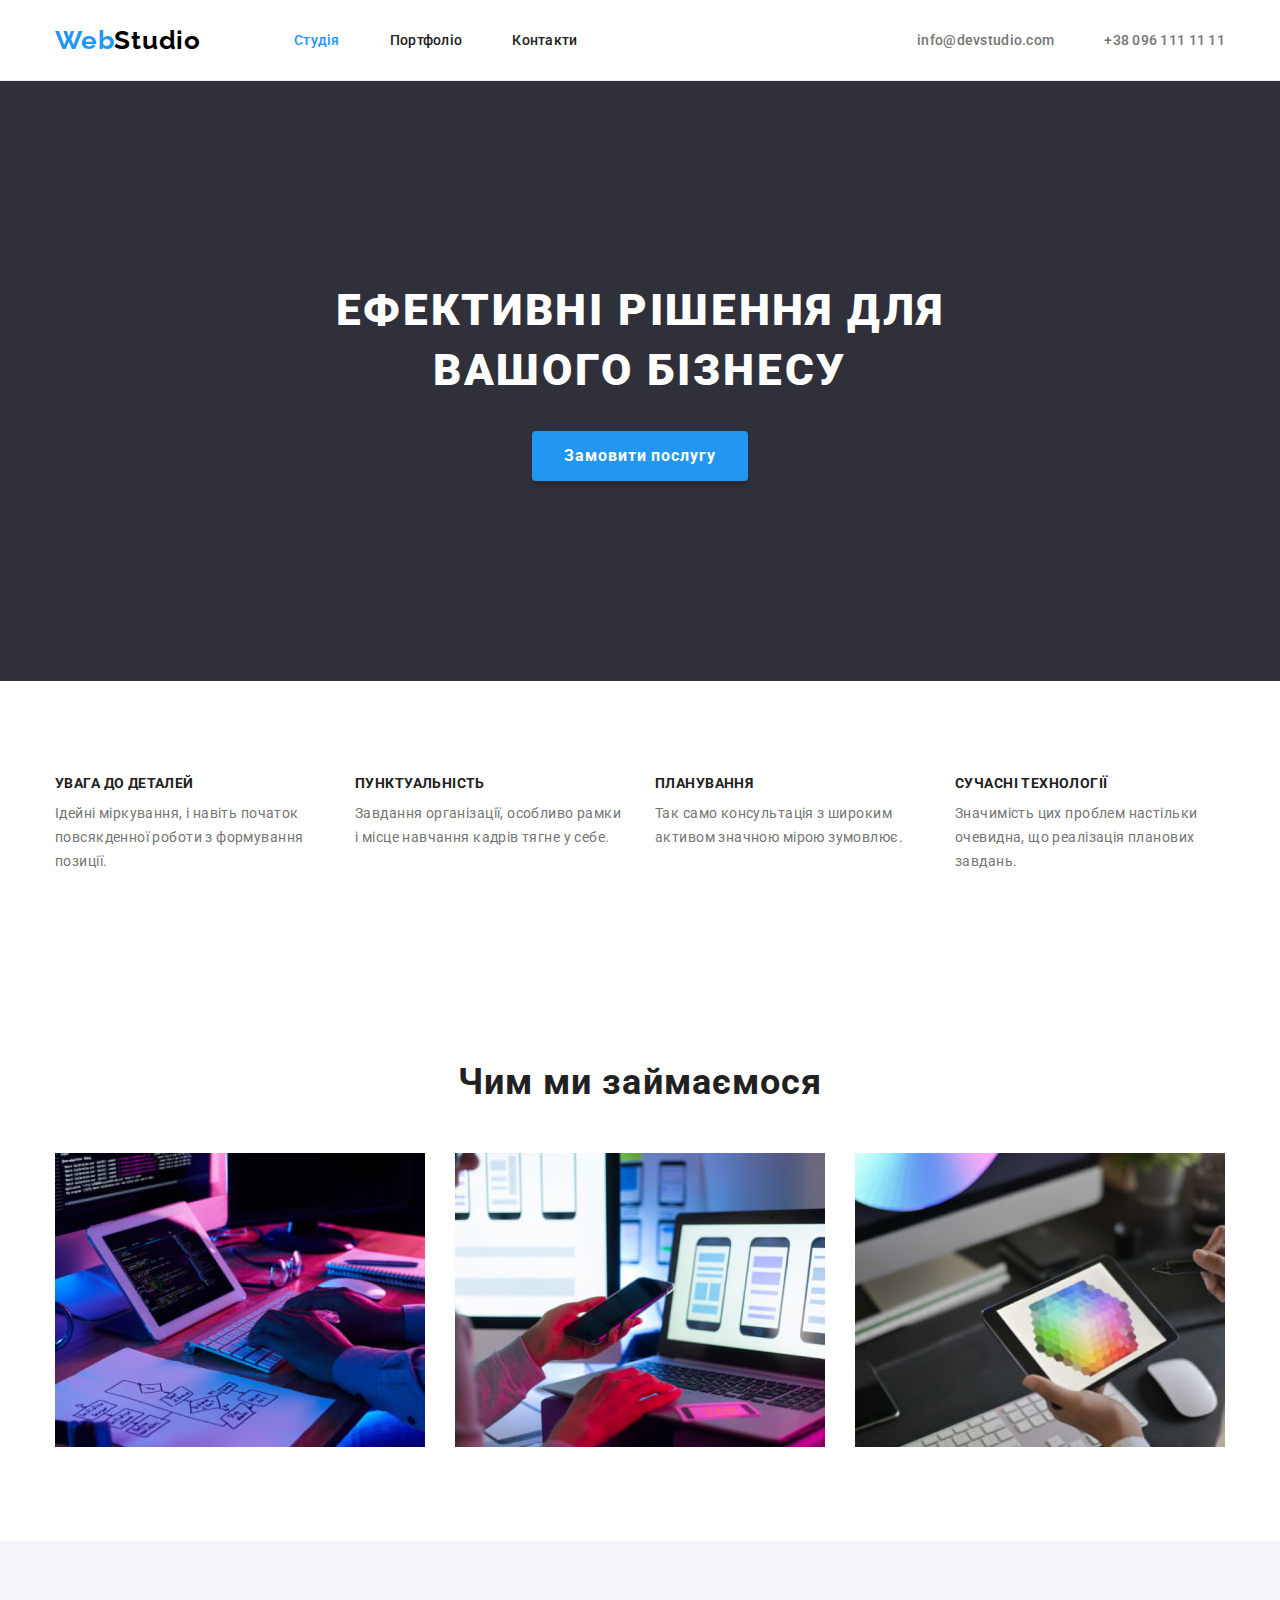
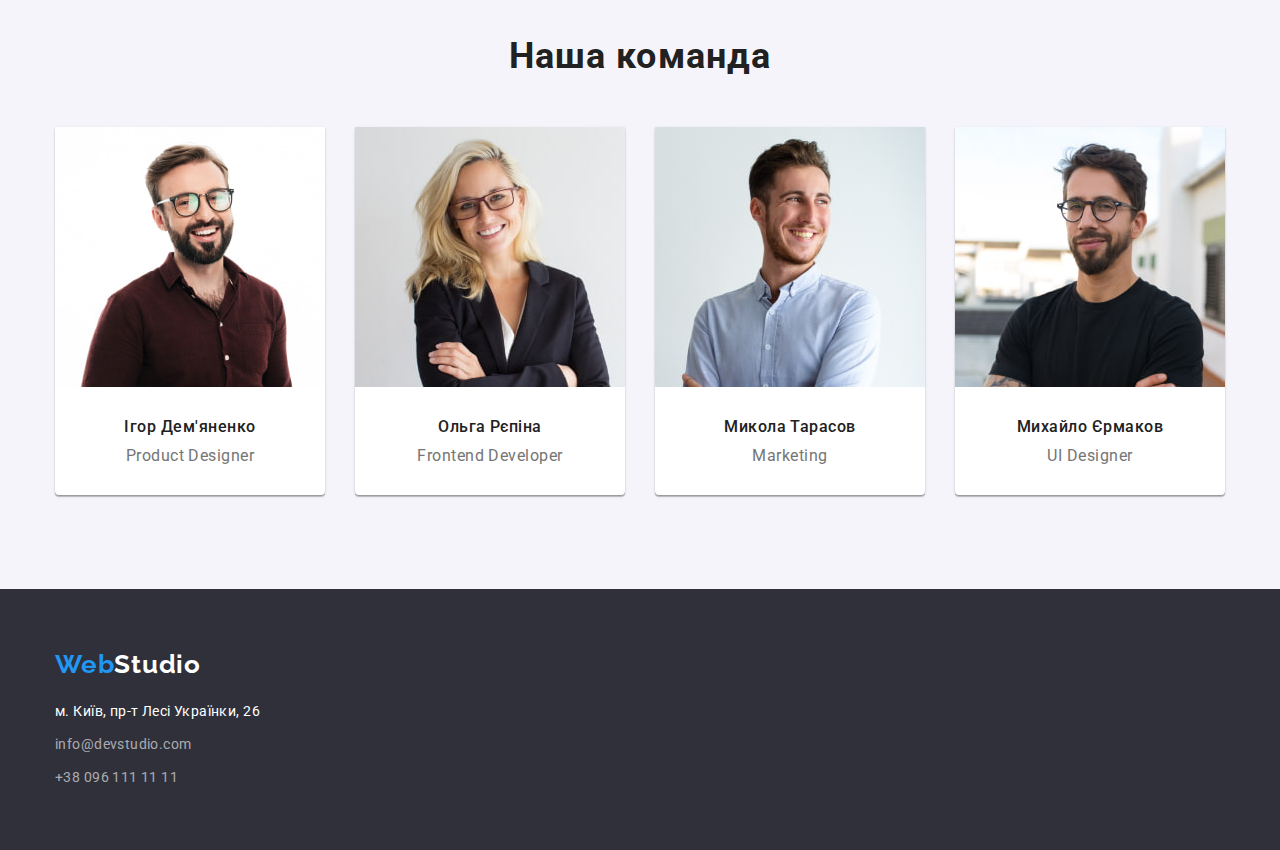
<file: index.html>
<!DOCTYPE html>
<html lang="en">
<head>
    <meta charset="UTF-8">
    <meta http-equiv="X-UA-Compatible" content="IE=edge">
    <meta name="viewport" content="width=device-width, initial-scale=1.0">
    <link rel="preconnect" href="https://fonts.googleapis.com">
    <link rel="preconnect" href="https://fonts.gstatic.com" crossorigin>
    <link href="https://fonts.googleapis.com/css2?family=Raleway:wght@700&family=Roboto:wght@400;500;700;900&display=swap" rel="stylesheet">
    <link rel="stylesheet" href="./css/modern-normalize.css">
    <link rel="stylesheet" href="./css/styles.css">
    <title>WebStudio</title>
</head>
<body>    
    
        <!-- Head -->
        <header class="header">
            <div class="container header-container">
            <!-- Name -->            
                <a class="web-logo" href="./index.html">Web<span class="studio-logo">Studio</span></a>          
            <!-- Навігація -->
            <nav>
                <ul class="navi-list">
                    <li class="navi-item"><a href="./index.html" target="_self" class="navi-link link current">Студія</a></li>
                    <li class="navi-item"><a href="./portfolio.html" target="_self" class="navi-link link">Портфоліо</a></li>
                    <li class="navi-item"><a href="#" class="navi-link link">Контакти</a></li>
                </ul>                                                
            </nav>
            <!-- mail_tel --> 
            <ul class="contact-list">
                <li><a href="mailto:info@devstudio.com" class="contact-link link">info@devstudio.com</a></li>
                <li><a href="tel:+380961111111" class="contact-link link">+38 096 111 11 11</a></li>
            </ul>
        </div>                       
        </header>
        <!-- Main_content -->
        <main>
        <section class="main">
            <div class="container main-container">
            <h1 class="main-title">Ефективні рішення для <br>вашого бізнесу</h1>
            <button type="button" class="button">Замовити послугу</button>
        </div>
        </section>
        <!-- description -->
        <section class="section">
            <div class="container features-container">            
                <h2 class="header-hidden">Особливості</h2>
                <ul class="features">
                    <li class="features-item"><h3 class="features-title">УВАГА ДО ДЕТАЛЕЙ</h3>
                        <p>Ідейні міркування, і навіть початок повсякденної роботи з формування позиції.</p></li>
                    <li class="features-item"><h3 class="features-title">ПУНКТУАЛЬНІСТЬ</h3>
                        <p>Завдання організації, особливо рамки і місце навчання кадрів тягне у себе.</p></li>
                    <li class="features-item"><h3 class="features-title">ПЛАНУВАННЯ</h3>
                        <p>Так само консультація з широким активом значною мірою зумовлює.</p></li>
                    <li class="features-item"><h3 class="features-title">СУЧАСНІ ТЕХНОЛОГІЇ</h3>
                        <p>Значимість цих проблем настільки очевидна, що реалізація планових завдань.</p></li>
                </ul>
            </div>                                                                                                                               
        </section>
        <!-- occupation -->
        <section class="section">
            <div class="container">
            <h2 class="title-section title-occupation">Чим ми займаємося</h2>
            <ul class="occupation-list">
                <li class="occupation-item"><img src="./img/img.jpg" alt="Десктопні додатки" width="370"></li>
                <li class="occupation-item"><img src="./img/img1.jpg" alt="Мобільні додатки" width="370"></li>
                <li class="occupation-item"><img src="./img/img2.jpg" alt="Дизайнерські рішення" width="370"></li>
            </ul>
        </div>                                                  
        </section>
        <!-- Crew -->
        <section class="section crew-section">
            <div class="container">
            <h2 class="title-section title-crew-list">Наша команда</h2>
            <ul class="crew-list">
                <li class="crew-item"><img src="./img/igor.jpg" alt="Ігор Дем'яненко" width="270">
                    <div class="crew-name">                    
                        <h3 class="title-crew">Ігор Дем'яненко</h3>
                        <p>Product Designer</p>
                    </div>
                </li>
                    
                <li class="crew-item"><img src="./img/olga.jpg" alt="Ольга Рєпіна" width="270">
                    <div class="crew-name">                    
                        <h3 class="title-crew">Ольга Рєпіна</h3>
                        <p>Frontend Developer</p>
                    </div>
                </li>
                    
                <li class="crew-item"><img src="./img/mikola.jpg" alt="Микола Тарасов" width="270">
                    <div class="crew-name">                    
                        <h3 class="title-crew">Микола Тарасов</h3>
                        <p>Marketing</p>
                    </div>
                </li>
                <li class="crew-item"><img src="./img/mihailo.jpg" alt="Михайло Єрмаков" width="270">
                    <div class="crew-name">                    
                        <h3 class="title-crew">Михайло Єрмаков</h3>
                        <p>UI Designer</p>
                    </div>
                </li>
                    
            </ul>
        </div>                                   
        </section></main>
        <!-- Contacts -->
        <footer class="footer">
            <div class="container footer-container">
            <a class="web-logo" href="./index.html">Web<span class="footer-logo">Studio</span></a>
            <address>
                <ul class="footer-list">
                    <li class="footer-item"><a href="https://www.google.com.ua/maps/place/%D0%B1%D1%83%D0%BB.+%D0%9B%D0%B5%D1%81%D0%B8+%D0%A3%D0%BA%D1%80%D0%B0%D0%B8%D0%BD%D0%BA%D0%B8,+26,+%D0%9A%D0%B8%D0%B5%D0%B2,+02000/@50.4265807,30.5361918,17z/data=!3m1!4b1!4m5!3m4!1s0x40d4cf0e033ecbe9:0x57a4dffefec77da0!8m2!3d50.4265807!4d30.5383858?hl=ru" 
                        target="_blank" rel="noopener noreferrer" class="adress-list"><span class="adress-place">м. Київ, пр-т Лесі Українки, 26</span></a></li>
                    <li class="footer-item"><a href="mailto:info@devstudio.com" class="adress-list">info@devstudio.com</a></li>
                    <li class="footer-item"><a href="tel:+380961111111" class="adress-list">+38 096 111 11 11</a></li>
                </ul>             
            </address>
        </div>
        </footer>
    
</body>
</html>
</file>
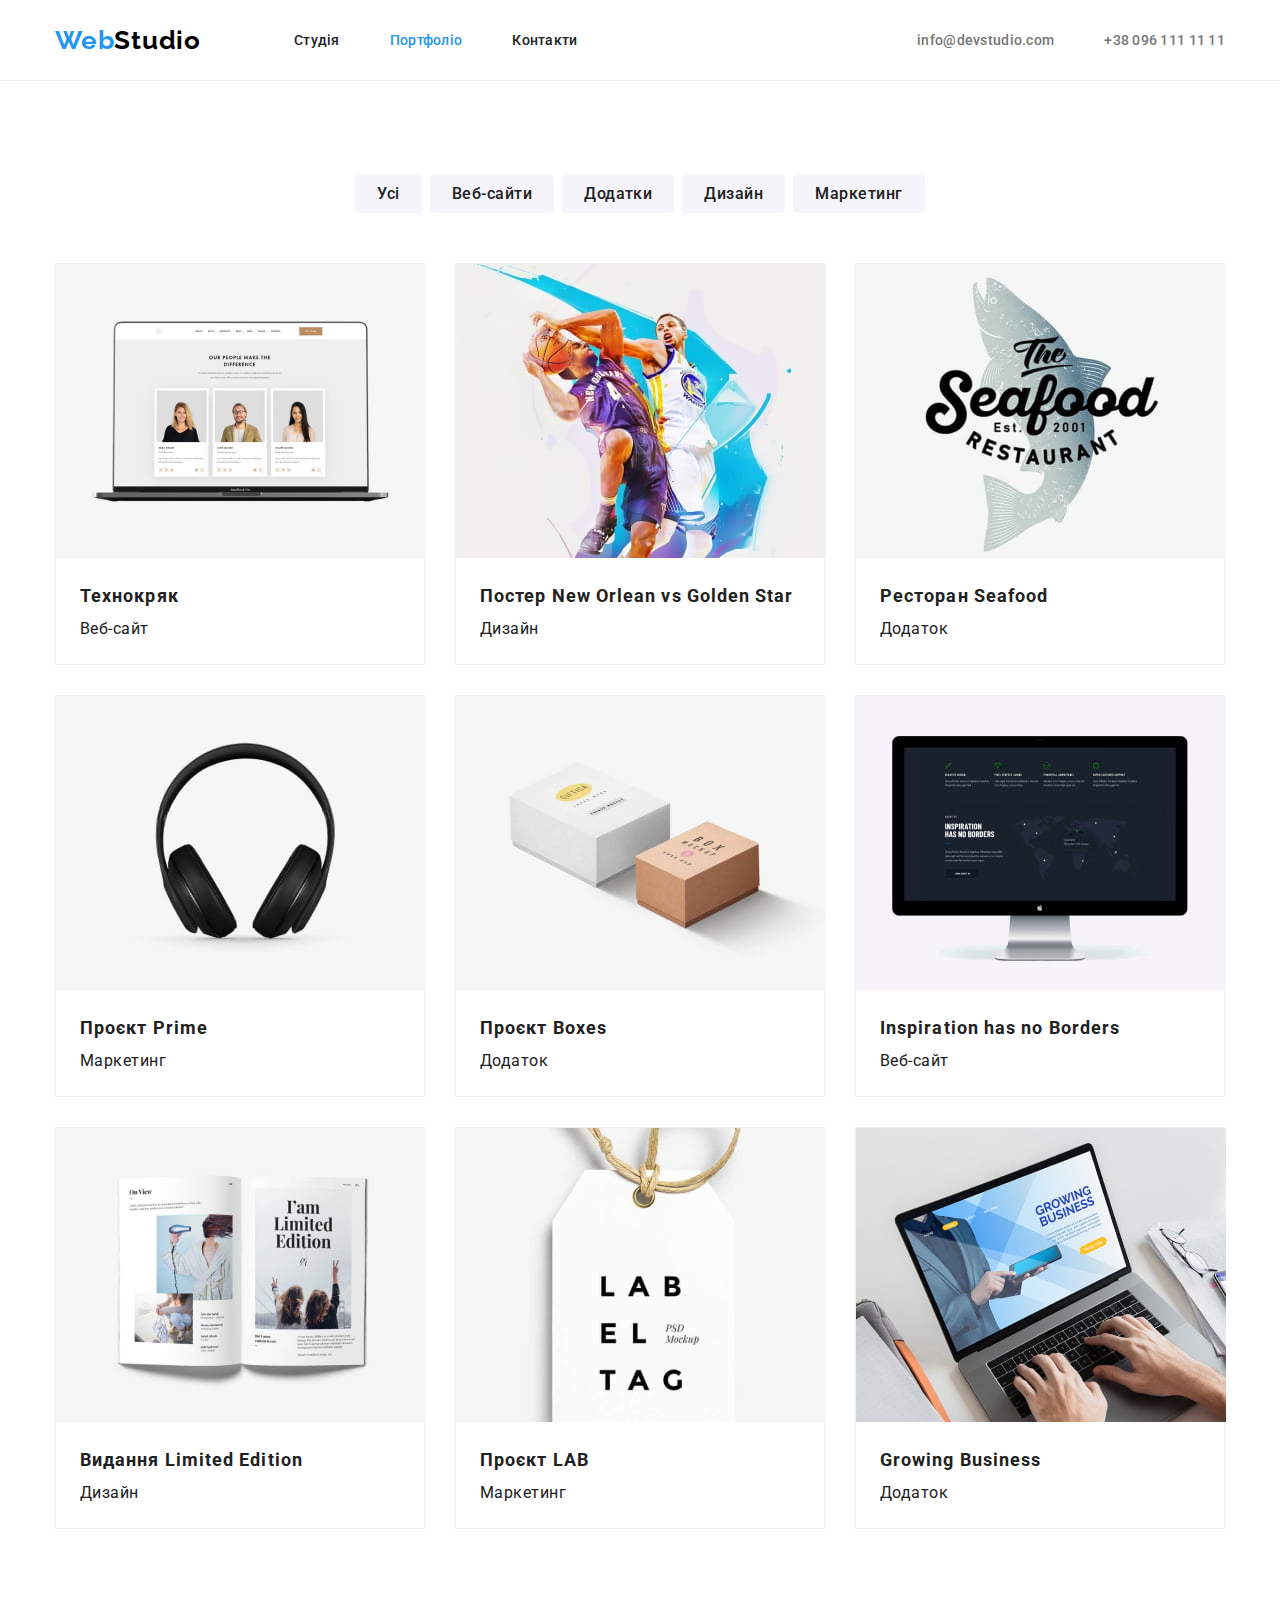
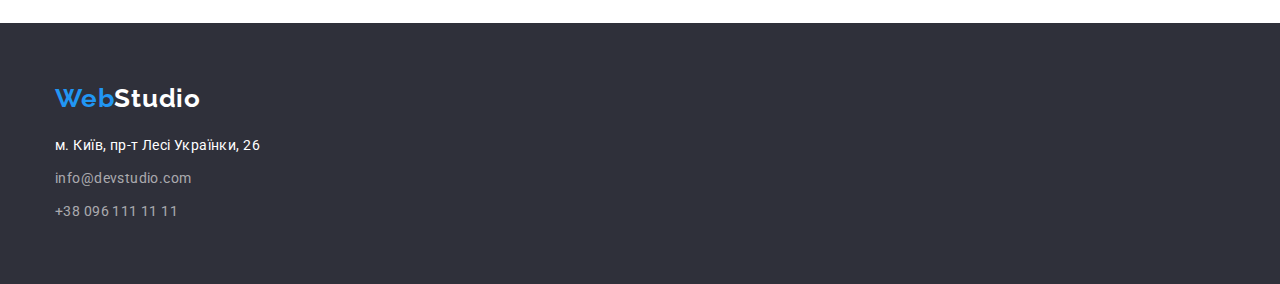
<file: portfolio.html>
<!DOCTYPE html>
<html lang="en">
<head>
    <meta charset="UTF-8">
    <meta http-equiv="X-UA-Compatible" content="IE=edge">
    <meta name="viewport" content="width=device-width, initial-scale=1.0">
    <link rel="preconnect" href="https://fonts.googleapis.com">
    <link rel="preconnect" href="https://fonts.gstatic.com" crossorigin>
    <link href="https://fonts.googleapis.com/css2?family=Raleway:wght@700&family=Roboto:wght@400;500;700;900&display=swap" rel="stylesheet">
    <link rel="stylesheet" href="./css/modern-normalize.css">
    <link rel="stylesheet" href="./css/styles.css">
    <title>WebStudio</title>
</head>
<body>
    <header class="header">
        <div class="container header-container">
        <!-- Name -->            
        <a class="web-logo" href="./index.html">Web<span class="studio-logo">Studio</span></a>            
        <!-- navigation -->
        <nav>
            <ul class="navi-list">
                <li class="navi-item"><a href="./index.html" target="_self" class="navi-link link">Студія</a></li>
                <li class="navi-item"><a href="./portfolio.html" target="_self" class="navi-link link current">Портфоліо</a></li>
                <li class="navi-item"><a href="#" class="navi-link link">Контакти</a></li>
            </ul>                                                
        </nav>
        <!-- mail_tel -->            
        <ul class="contact-list">
            <li><a href="mailto:info@devstudio.com" class="contact-link link">info@devstudio.com</a></li>
            <li><a href="tel:+380961111111" class="contact-link link">+38 096 111 11 11</a></li>
        </ul>
    </div>
    </header>
    <!--Main_content-->
    <main>
        <!--button_list-->
        <section class="section">
            <div class="container">
            <h1 class="header-hidden">Фільтр посилань</h1>
            <ul class="btn-portfolio">
                <li class="btn-item"><button type="button" class="menu-btn">Усі</button></li>
                <li class="btn-item"><button type="button" class="menu-btn">Веб-сайти</button></li>
                <li class="btn-item"><button type="button" class="menu-btn">Додатки</button></li>
                <li class="btn-item"><button type="button" class="menu-btn">Дизайн</button></li>
                <li class="btn-item"><button type="button" class="menu-btn">Маркетинг</button></li>
            </ul>
        
         <!--project_list-->
            <ul class="project-list">
                <li class="project-item">
                    <a class="project-link" href="#"><img src="./img/technocrack.jpg" alt="Технокряк" width="370">
                    <div class="project-name"><h2 class="project-title">Технокряк</h2>
                    <p>Веб-сайт</p></div></a>
                </li>
                <li class="project-item">
                    <a class="project-link" href="#"><img src="./img/neworlean.jpg" alt="Постер New Orlean vs Golden Star" width="370">
                    <div class="project-name"><h2 class="project-title">Постер New Orlean vs Golden Star</h2>
                    <p>Дизайн</p></div></a>
                </li>
                <li class="project-item">
                    <a class="project-link" href="#"><img src="./img/seafood.jpg" alt="Ресторан Seafood" width="370">
                    <div class="project-name"><h2 class="project-title">Ресторан Seafood</h2>
                    <p>Додаток</p></div></a>
                </li>
                <li class="project-item">
                    <a class="project-link" href="#"><img src="./img/prime.jpg" alt="Проєкт Prime" width="370">
                    <div class="project-name"><h2 class="project-title">Проєкт Prime</h2>
                    <p>Маркетинг</p></div></a>
                </li>
                <li class="project-item">
                    <a class="project-link" href="#"><img src="./img/boxes.jpg" alt="Проєкт Boxes" width="370">
                    <div class="project-name"><h2 class="project-title">Проєкт Boxes</h2>
                    <p>Додаток</p></div></a>
                </li>
                <li class="project-item">
                    <a class="project-link" href="#"><img src="./img/inspiration.jpg" alt="Inspiration has no Borders" width="370">
                    <div class="project-name"><h2 class="project-title">Inspiration has no Borders</h2>
                    <p>Веб-сайт</p></div></a>
                </li>
                <li class="project-item">
                    <a class="project-link" href="#"><img src="./img/limited.jpg" alt="Видання Limited Edition" width="370">
                    <div class="project-name"><h2 class="project-title">Видання Limited Edition</h2>
                    <p>Дизайн</p></div></a>
                </li>
                <li class="project-item">
                    <a class="project-link" href="#"><img src="./img/lab.jpg" alt="Проєкт LAB" width="370">
                    <div class="project-name"><h2 class="project-title">Проєкт LAB</h2>
                    <p>Маркетинг</p></div></a>
                </li>
                <li class="project-item">
                    <a class="project-link" href="#"><img src="./img/growing.jpg" alt="Growing Business" width="370">
                    <div class="project-name"><h2 class="project-title">Growing Business</h2>
                    <p>Додаток</p></div></a>
                </li>
            </ul>
        </div>
        </section>
    </main>
    <!-- Contacts -->
    <footer class="footer">
        <div class="container footer-container">
        <a class="web-logo" href="./index.html">Web<span class="footer-logo">Studio</span></a>
            <address>
                <ul class="footer-list">
                    <li class="footer-item"><a href="https://www.google.com.ua/maps/place/%D0%B1%D1%83%D0%BB.+%D0%9B%D0%B5%D1%81%D0%B8+%D0%A3%D0%BA%D1%80%D0%B0%D0%B8%D0%BD%D0%BA%D0%B8,+26,+%D0%9A%D0%B8%D0%B5%D0%B2,+02000/@50.4265807,30.5361918,17z/data=!3m1!4b1!4m5!3m4!1s0x40d4cf0e033ecbe9:0x57a4dffefec77da0!8m2!3d50.4265807!4d30.5383858?hl=ru" 
                        target="_blank" rel="noopener noreferrer" class="adress-list"><span class="adress-place">м. Київ, пр-т Лесі Українки, 26</span></a></li>
                    <li class="footer-item"><a href="mailto:info@devstudio.com" class="adress-list">info@devstudio.com</a></li>
                    <li class="footer-item"><a href="tel:+380961111111" class="adress-list">+38 096 111 11 11</a></li>
                </ul>             
            </address>
        </div>
    </footer>
</body>
</html>
</file>
<file: css/styles.css>
:root {    
    --bgnd-gray: #2F303A;
    --bgnd-light-gray: #F5F4FA;
    --dark-gray: #212121;
    --light-gray: #757575;   
    --selection-color: #2196F3;
    --white-color: #FFF;
    --white-bord: #ECECEC;
    --white-bord-menu: #EEEEEE;
    /* logo color */
    --logo-black: #000;
    --logo-light-blue: #2196F3;
}
body {    
    font-family: 'Roboto', sans-serif;
    color: var(--light-gray);        
}
h1, h2, h3, p {
    margin-top: 0;
    margin-bottom: 0;
}
ul {
    margin-top: 0;
    margin-bottom: 0;
    padding-left: 0;
    list-style: none;
}
img {
    display: block;
}
.container {
    width: 1200px;
    margin: 0 auto;
    padding: 0 15px;
}
.link {
    text-decoration: none;
}

/* header */
.header {
    border-bottom: 1px solid var(--white-bord);    
    background-color: var(--white-color);
}
.header-container {
    display: flex;
    align-items: center;
}

/* logo */
.web-logo {     
    font-family: 'Raleway';    
    font-weight: 700;
    font-size: 26px;
    line-height: 1.1923;
    letter-spacing: 0.03em;
    color: var(--logo-light-blue);
    text-decoration: none;
    margin-right: 93px;    
}
.studio-logo {
    color: var(--logo-black);
}

/* header_navigation */
.navi-list {
    display: flex;
    align-items: center;
}
.navi-item:not(:last-child) {
    margin-right: 50px;
}
.navi-link {
    display: block;      
    font-weight: 500;
    font-size: 14px;
    line-height: 1.1429;
    letter-spacing: 0.02em;
    color: var(--dark-gray);
    padding-top: 32px;
    padding-bottom: 32px;
}
.navi-link:hover, 
.navi-link:focus {
    color: var(--selection-color);
}
.current {
    color: var(--selection-color);
} 

/* header_contacts */
.contact-list {
    display: flex;
    margin-left: auto;
    gap: 50px;
}
.contact-link {    
    font-weight: 500;
    font-size: 14px;
    line-height: 1.1429;
    letter-spacing: 0.02em;
    color: var(--light-gray);
    margin-left: auto;
}
.contact-link:hover, .contact-link:focus {
    color: var(--selection-color);
}

/* main_content */
.main {
    background-color: var(--bgnd-gray);
}
.main-container {
    padding-top: 200px;
    padding-bottom: 200px;
}
.main-title {
    font-weight: 900;
    font-size: 44px;
    line-height: 1.36;
    text-align: center;
    letter-spacing: 0.06em;
    text-transform: uppercase;
    color: var(--white-color);
    margin-bottom: 30px;
    max-width: 696px;
    margin-left: auto;
    margin-right: auto;
}
.button {
    font-family: 'Roboto', sans-serif;
    font-weight: 700;
    font-size: 16px;
    line-height: 1.88;
    display: flex;
    align-items: center;
    text-align: center;
    letter-spacing: 0.06em;
    box-shadow: 0px 4px 4px rgba(0, 0, 0, 0.15);
    border-radius: 4px;
    color: var(--white-color);
    background-color: var(--selection-color);
    cursor: pointer;
    padding: 10px 32px;
    min-width: 216px;
    margin: 0 auto;
    border: none;
}

/* description */
.section {
    padding-top: 94px;
    padding-bottom: 94px;
}
.features-container {
    background-color: var(--white-color);
}
.features {
    display: flex;
}
.features-item {
    width: 270px;
}
.features-item:not(:last-child) {
    margin-right: 30px;
} 
.features-title {
    font-weight: 700;
    font-size: 14px;
    line-height: 1.1429;
    letter-spacing: 0.03em;
    text-transform: uppercase;
    color: var(--dark-gray);
    margin-bottom: 10px;
}
.features p {    
    font-size: 14px;
    line-height: 1.7143;
    letter-spacing: 0.03em;
}
.title-section {
    font-weight: 700;
    font-size: 36px;
    line-height: 1.1667;
    text-align: center;
    letter-spacing: 0.03em;
    color: var(--dark-gray);
}

/* occupation */
.title-occupation {
    margin-bottom: 50px;
}
.occupation-list {
    display: flex;
    text-align: center;
    width: 1170px;
    margin-right: -30px;
}
.occupation-item {
    margin-right: 30px;
}

/* crew */ 
.crew-section {
    background-color: var(--bgnd-light-gray);
}
.title-crew-list {
    margin-bottom: 50px;
}
.crew-list {
    display: flex;
}
.crew-item {
    width: 1170px;
    background: var(--white-color);
    box-shadow: 0px 1px 3px rgba(0, 0, 0, 0.12), 0px 1px 1px rgba(0, 0, 0, 0.14), 0px 2px 1px rgba(0, 0, 0, 0.2);
    border-radius: 0px 0px 4px 4px;
}
.crew-item:not(:last-child) {
    margin-right: 30px;
}
.title-crew {
    font-weight: 500;
    font-size: 16px;
    line-height: 1.1875;
    text-align: center;
    letter-spacing: 0.03em;
    color: var(--dark-gray);
    margin-bottom: 10px;
}
.crew-name {
    padding-top: 30px;
    padding-bottom: 30px;
}
.crew-list p {
    font-size: 16px;
    line-height: 1.1875;
    text-align: center;
    letter-spacing: 0.03em;
}

/* contacts */
.footer {
    background-color: var(--bgnd-gray);
}
.footer-container {
    display: block;
    padding-top: 60px;
    padding-bottom: 60px;
}
.footer-logo {
    color: var(--white-color);
}
.footer-list {
    margin-top: 20px;
}
.footer-item:not(:last-child) {
    margin-bottom: 9px;
}
.adress-list {
    font-style: normal;
    font-size: 14px;
    line-height: 1.71;
    letter-spacing: 0.03em;
    color: rgba(255, 255, 255, 0.6);
    text-decoration: none;
}
.adress-place {
    color: var(--white-color);
}
.adress-list:hover, 
.adress-list:focus, 
.adress-place:hover, 
.adress-place:focus {
    color: var(--selection-color);
}

/* portfolio */

/* button list */
.header-hidden {
    position: absolute;
    width: 1px;
    height: 1px;
    margin: -1px;
    border: 0;
    padding: 0;
    white-space: nowrap;
    clip-path: inset(100%);
    clip: rect(0 0 0 0);
    overflow: hidden;

}
.btn-portfolio {
    display: flex;
    margin-bottom: 50px;
    justify-content: center;
}
.btn-item:not(:last-child) {
    margin-right: 8px;
}
.menu-btn {
    font-family: 'Roboto', sans-serif;        
    font-weight: 500;
    font-size: 16px;
    line-height: 1.625;
    text-align: center;
    letter-spacing: 0.03em;
    border-radius: 4px;
    color: var(--dark-gray);
    cursor: pointer;
    padding: 6px 22px;
    background: var(--bgnd-light-gray);
    border-radius: 4px;
    border: none;
}
.menu-btn:hover, .menu-btn:focus {
    background-color: var(--selection-color);    
    color: var(--white-color);
}

/* project list */
.project-list {
    display: flex;
    flex-wrap: wrap;
    gap: 30px;
}
.project-item {
    background: var(--white-color);
    border: 1px solid var(--white-bord-menu);
    max-width: 370px;
}
.project-name {
    padding-left: 24px;
    padding-top: 20px;
    padding-bottom: 20px;
}
.project-title {    
    font-weight: 700;
    font-size: 18px;
    line-height: 2;
    letter-spacing: 0.06em;
    color: var(--dark-gray);
}
.project-list p {    
    font-size: 16px;
    line-height: 1.875;
    letter-spacing: 0.03em;
    color: var(--dark-gray);
}
.project-link {
    text-decoration: none;
}
</file>
